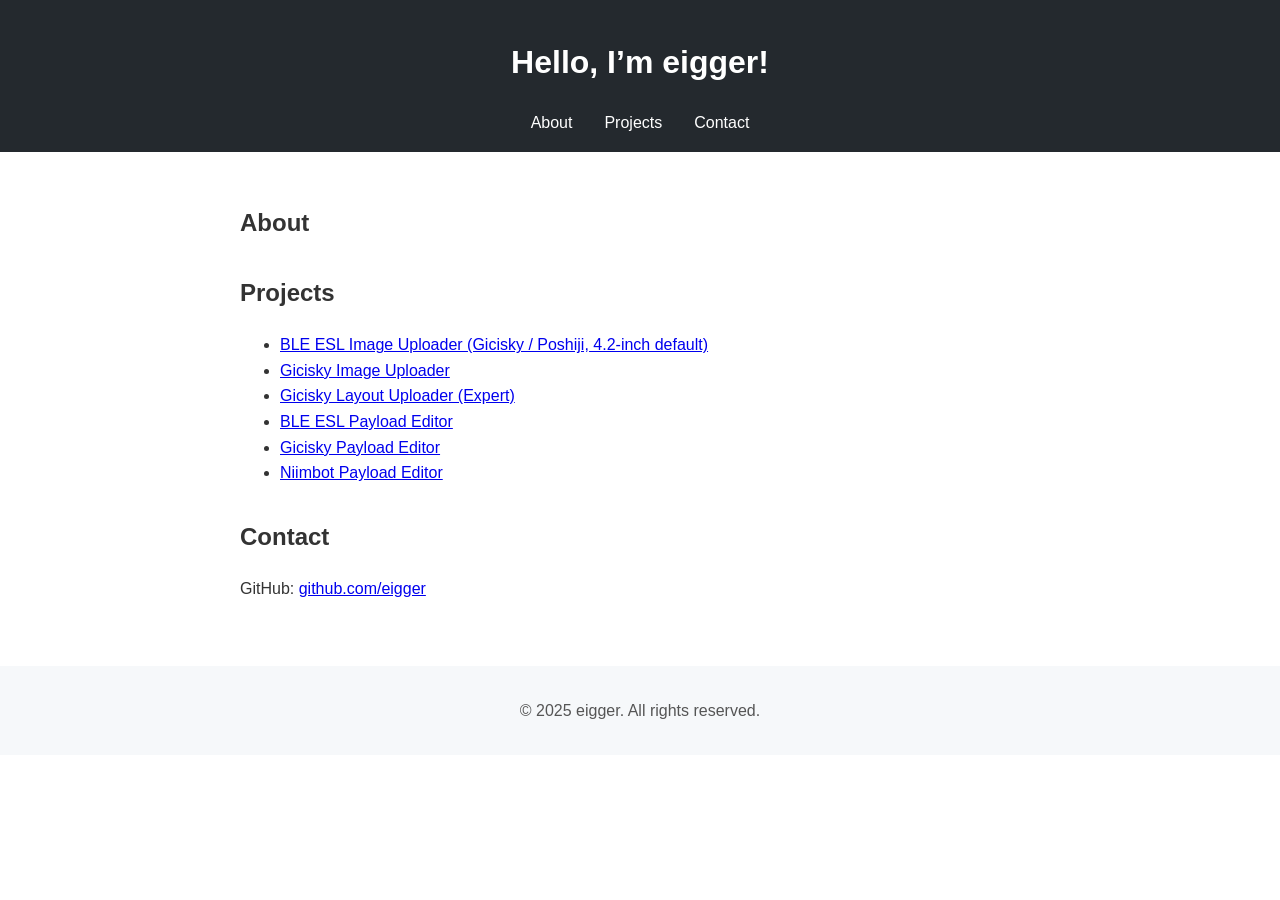
<file: index.html>
<!DOCTYPE html>
<html lang="en">

<head>
  <meta charset="UTF-8" />
  <meta name="viewport" content="width=device-width, initial-scale=1.0" />
  <title>GitHub Page</title>
  <style>
    /* Base styles */
    body {
      margin: 0;
      font-family: Arial, sans-serif;
      line-height: 1.6;
      color: #333;
    }

    header {
      background-color: #24292e;
      color: #fff;
      padding: 1rem;
      text-align: center;
    }

    nav ul {
      list-style: none;
      padding: 0;
      margin: 0.5rem 0 0;
      display: flex;
      justify-content: center;
    }

    nav li {
      margin: 0 1rem;
    }

    nav a {
      color: #fff;
      text-decoration: none;
    }

    main {
      padding: 2rem;
      max-width: 800px;
      margin: 0 auto;
    }

    section {
      margin-bottom: 2rem;
    }

    footer {
      text-align: center;
      padding: 1rem;
      background-color: #f6f8fa;
      color: #555;
    }
  </style>
</head>

<body>

  <header>
    <h1>Hello, I’m eigger!</h1>
    <nav>
      <ul>
        <li><a href="#about">About</a></li>
        <li><a href="#projects">Projects</a></li>
        <li><a href="#contact">Contact</a></li>
      </ul>
    </nav>
  </header>

  <main>
    <section id="about">
      <h2>About</h2>
      <!-- <p>I’m a web developer passionate about open source. This page showcases my portfolio and projects.</p> -->
    </section>

    <section id="projects">
      <h2>Projects</h2>
      <ul>
        <li><a href="BLE_ESL_42_Image_Uploader.html">BLE ESL Image Uploader (Gicisky / Poshiji, 4.2-inch default)</a></li>
        <li><a href="https://eigger.github.io/Gicisky_Image_Uploader.html" target="_blank">Gicisky Image Uploader</a>
        </li>
        <li><a href="https://eigger.github.io/Gicisky_Layout_Uploader.html" target="_blank">Gicisky Layout Uploader (Expert)</a>
        </li>
        <li><a href="https://eigger.github.io/BLE_ESL_Payload_Editor.html" target="_blank">BLE ESL Payload Editor</a>
        </li>
        <li><a href="https://eigger.github.io/Gicisky_Payload_Editor.html" target="_blank">Gicisky Payload Editor</a>
        </li>
        <li><a href="https://eigger.github.io/Niimbot_Payload_Editor.html" target="_blank">Niimbot Payload Editor</a>
        </li>
      </ul>
    </section>

    <section id="contact">
      <h2>Contact</h2>
      <!-- <p>Email: <a href="mailto:example@example.com">example@example.com</a></p> -->
      <p>GitHub: <a href="https://github.com/eigger" target="_blank">github.com/eigger</a></p>
    </section>
  </main>

  <footer>
    <p>&copy; 2025 eigger. All rights reserved.</p>
  </footer>

</body>

</html>
</file>
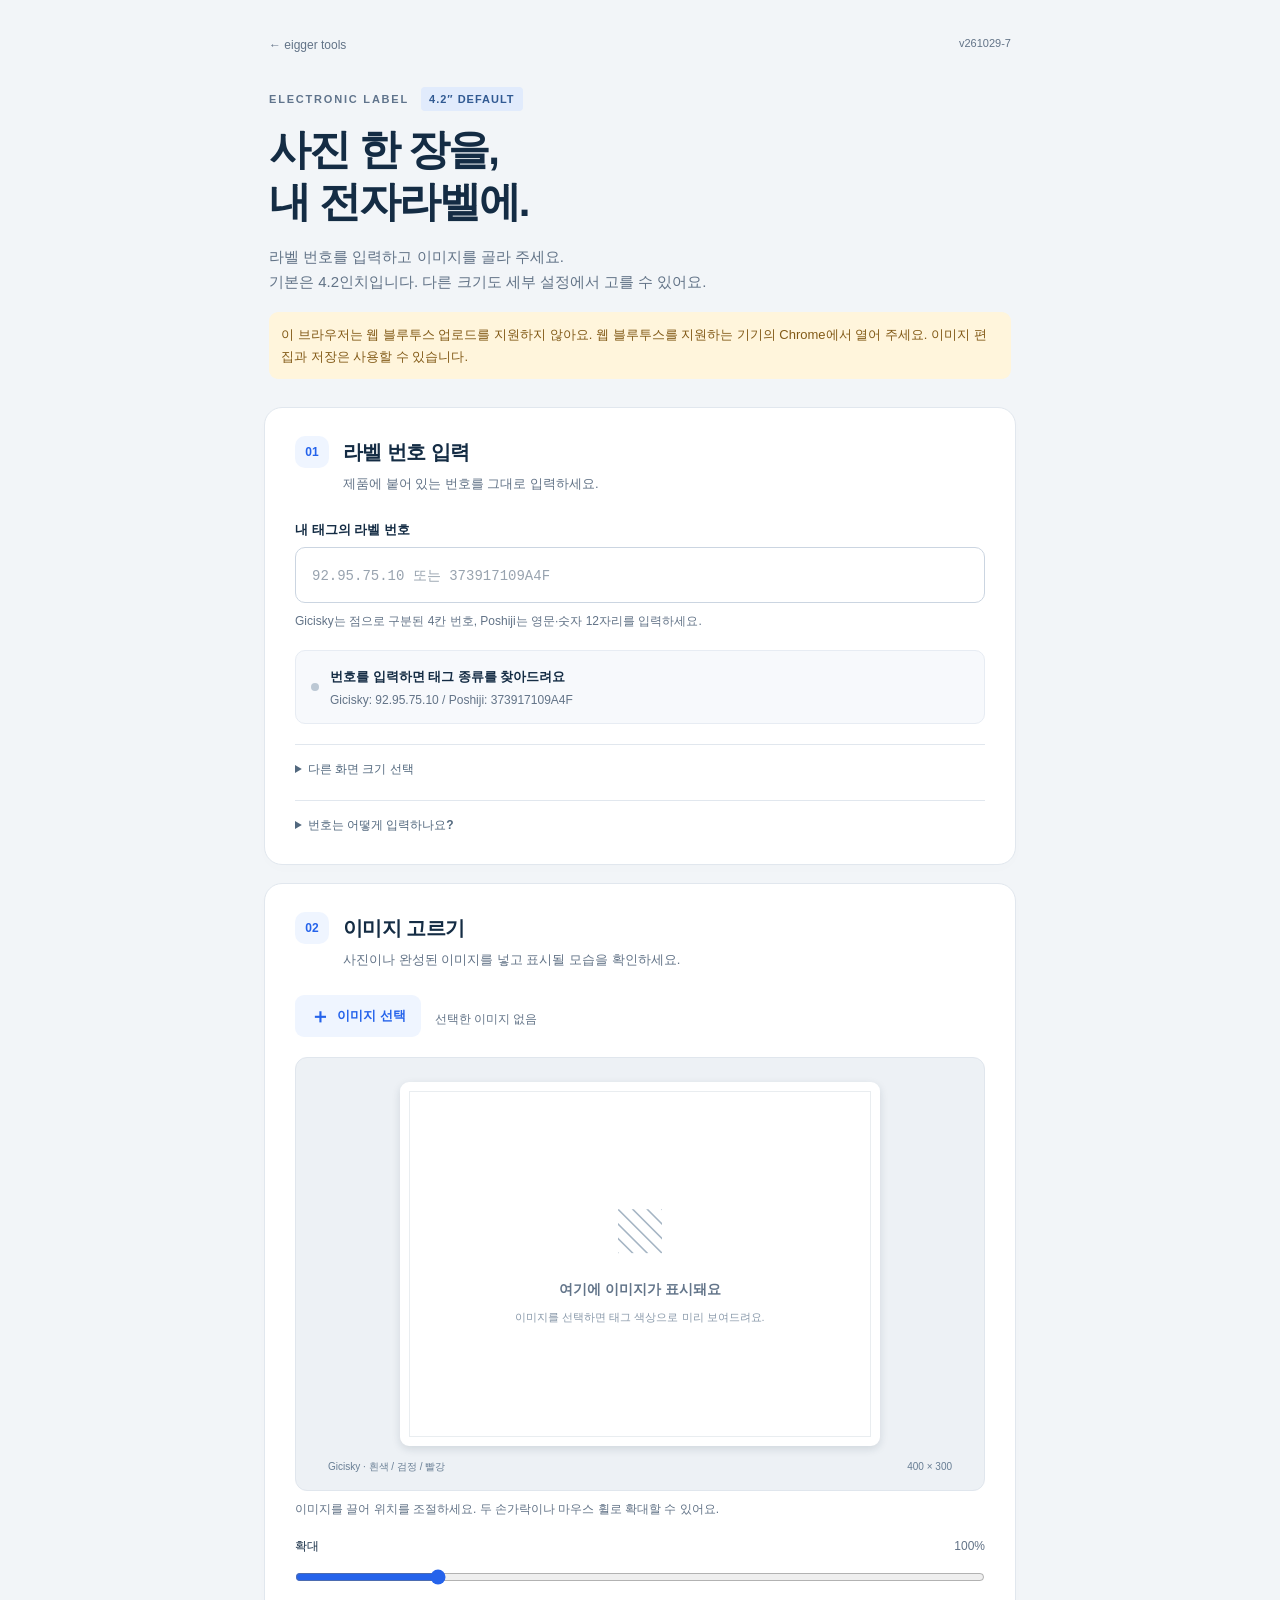
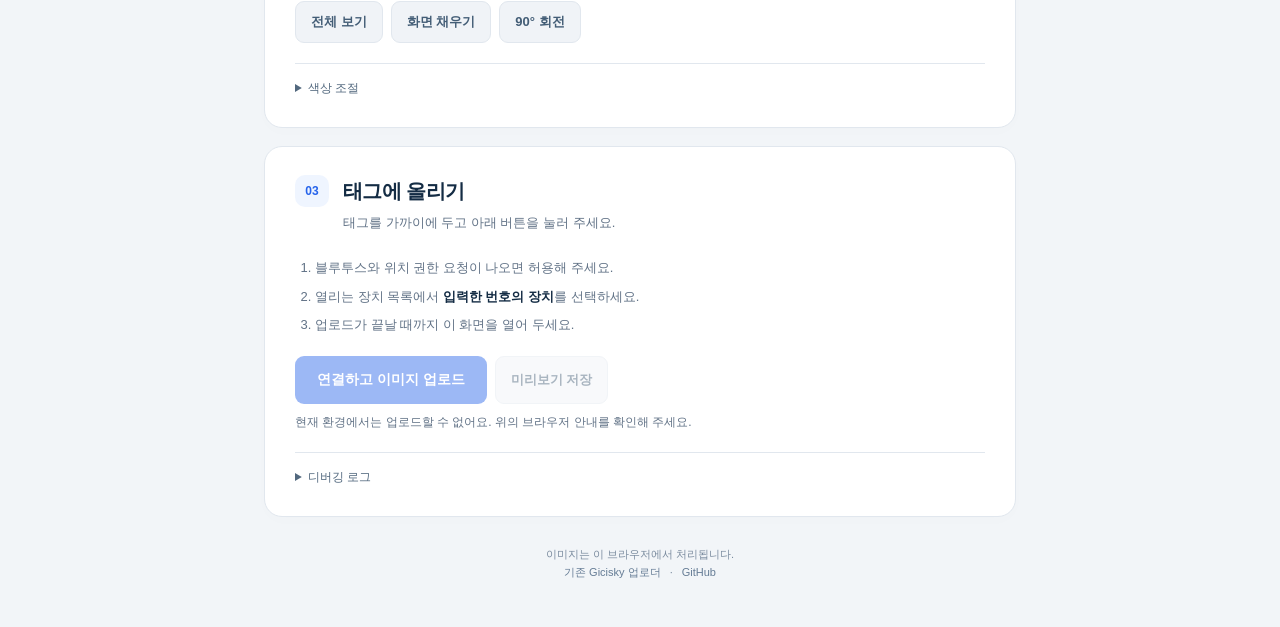
<file: BLE_ESL_42_Image_Uploader.html>
<!DOCTYPE html>
<html lang="ko" data-version="261029-7">
<head>
  <meta charset="utf-8">
  <meta name="viewport" content="width=device-width,initial-scale=1">
  <meta name="description" content="Gicisky와 Poshiji 전자라벨에 이미지를 올리세요. 기본 4.2인치, 다른 크기도 선택할 수 있습니다. 라벨 번호를 입력하면 태그 종류를 자동으로 선택합니다.">
  <title>전자라벨 · 이미지 업로더</title>
  <link rel="stylesheet" href="ble-esl/uploader.css?v=261029-7">
</head>
<body>
<main class="app">
  <header class="page-header">
    <a class="back-link" href="index.html">← eigger tools</a><span class="version-label">v261029-7</span>
    <div class="eyebrow">ELECTRONIC LABEL <span>4.2″ DEFAULT</span></div>
    <h1>사진 한 장을,<br>내 전자라벨에.</h1>
    <p class="intro">라벨 번호를 입력하고 이미지를 골라 주세요.<br>기본은 4.2인치입니다. 다른 크기도 세부 설정에서 고를 수 있어요.</p>
    <p id="supportNotice" class="notice" role="status" hidden></p>
  </header>

  <section class="card" aria-labelledby="labelTitle">
    <div class="section-title"><span class="step">01</span><div><h2 id="labelTitle">라벨 번호 입력</h2><p>제품에 붙어 있는 번호를 그대로 입력하세요.</p></div></div>
    <label for="labelInput" class="field-label">내 태그의 라벨 번호</label>
    <input id="labelInput" class="label-input" type="text" placeholder="92.95.75.10 또는 373917109A4F" autocomplete="off" autocapitalize="characters" spellcheck="false" aria-describedby="labelHelp labelResult">
    <p id="labelHelp" class="hint">Gicisky는 점으로 구분된 4칸 번호, Poshiji는 영문·숫자 12자리를 입력하세요.</p>
    <div id="labelResult" class="tag-result" aria-live="polite"><span class="tag-dot"></span><div><strong id="tagName">번호를 입력하면 태그 종류를 찾아드려요</strong><p id="tagDetails">기본 4.2인치 · 400 × 300 픽셀</p></div></div>
    <details class="help"><summary>다른 화면 크기 선택</summary><label for="modelSelect" class="field-label">내 태그의 화면 크기</label><select id="modelSelect" disabled><option>라벨 번호를 먼저 입력하세요</option></select><p class="hint">번호로 화면 크기를 알 수는 없어요. 제품 사양과 해상도가 같은 항목을 골라 주세요.</p></details>
    <details class="help"><summary>번호는 어떻게 입력하나요?</summary><p><strong>Gicisky</strong> <code>92.95.75.10</code> → <code>NEMR92957510</code> 장치를 찾습니다. 기존 업로더처럼 4칸 번호를 사용합니다.</p><p><strong>Poshiji</strong> <code>373917109A4F</code> → 같은 이름의 장치를 찾습니다. 번호 순서를 바꾸지 말고 입력하세요.</p><p>번호 형식으로 제조사를 구분합니다. 화면 크기는 번호로 알 수 없으니, 위에서 고른 <strong>화면 크기와 제품 사양</strong>이 같은지 확인해 주세요.</p></details>
  </section>

  <section class="card" aria-labelledby="imageTitle">
    <div class="section-title"><span class="step">02</span><div><h2 id="imageTitle">이미지 고르기</h2><p>사진이나 완성된 이미지를 넣고 표시될 모습을 확인하세요.</p></div></div>
    <label class="file-button" for="imageInput"><span aria-hidden="true">＋</span> 이미지 선택<input id="imageInput" type="file" accept="image/*"></label>
    <span id="fileName" class="file-name">선택한 이미지 없음</span>
    <div class="preview-area"><div class="tag-frame"><canvas id="preview" width="400" height="300" aria-label="전자라벨에 표시될 이미지 미리보기"></canvas><div id="emptyPreview" class="empty-preview"><span aria-hidden="true">▧</span><strong>여기에 이미지가 표시돼요</strong><p>이미지를 선택하면 태그 색상으로 미리 보여드려요.</p></div></div><p class="preview-caption"><span id="paletteText">Gicisky · 흰색 / 검정 / 빨강</span><span id="resolutionText">400 × 300</span></p></div>
    <p class="hint">이미지를 끌어 위치를 조절하세요. 두 손가락이나 마우스 휠로 확대할 수 있어요.</p>
    <div class="view-tools"><label class="zoom-label" for="zoom">확대 <output id="zoomValue">100%</output></label><input id="zoom" type="range" min="25" max="400" step="1" value="100"><div class="button-row"><button id="fit" type="button" class="secondary">전체 보기</button><button id="fill" type="button" class="secondary">화면 채우기</button><button id="rotate" type="button" class="secondary">90° 회전</button></div></div>
    <details class="help advanced"><summary>색상 조절</summary><div class="advanced-fields"><label>색상 변환<select id="dither"><option value="off">선명하게 (글자·그림)</option><option value="floyd">부드럽게 (사진)</option></select></label><p class="hint">사진은 ‘부드럽게’를 선택하세요. 아래 조절은 해당 색으로 바뀌는 양을 늘리거나 줄입니다.</p><label>검정 농도 <output id="blackValue">128</output><input id="blackAmount" aria-label="검정 농도" type="range" min="0" max="255" value="128"></label><label>빨강 농도 <output id="redValue">128</output><input id="redAmount" aria-label="빨강 농도" type="range" min="0" max="255" value="128"></label><label id="yellowWrap" hidden>노랑 농도 <output id="yellowValue">128</output><input id="yellowAmount" aria-label="노랑 농도" type="range" min="0" max="255" value="128"></label><button id="resetColors" class="secondary" type="button">색상 기본값으로</button></div></details>
  </section>

  <section class="card upload-card" aria-labelledby="uploadTitle">
    <div class="section-title"><span class="step">03</span><div><h2 id="uploadTitle">태그에 올리기</h2><p>태그를 가까이에 두고 아래 버튼을 눌러 주세요.</p></div></div>
    <ol class="instructions"><li>블루투스와 위치 권한 요청이 나오면 허용해 주세요.</li><li>열리는 장치 목록에서 <strong id="targetName">입력한 번호의 장치</strong>를 선택하세요.</li><li>업로드가 끝날 때까지 이 화면을 열어 두세요.</li></ol>
    <div class="upload-actions"><button id="upload" class="primary" type="button" disabled>연결하고 이미지 업로드</button><button id="cancel" class="secondary" type="button" hidden>중단</button><button id="download" class="secondary" type="button" disabled>미리보기 저장</button></div>
    <p id="readyHint" class="hint">라벨 번호와 이미지를 입력해 주세요.</p>
    <div id="progressWrap" class="progress-wrap" hidden><progress id="progress" max="100" value="0" aria-label="이미지 전송 진행률"></progress><span id="progressLabel">연결 준비 중</span></div>
    <p id="status" class="status" role="status" aria-live="polite"></p>
    <details id="logDetails" class="help"><summary>디버깅 로그</summary><p class="hint">번호·기종·브라우저와 전송 내역을 기록합니다. 이미지 픽셀은 포함하지 않습니다.</p><div class="button-row"><button id="copyLog" class="secondary" type="button">로그 복사</button><button id="saveLog" class="secondary" type="button">로그 파일 저장</button></div><pre id="log"></pre></details>
  </section>
  <footer>이미지는 이 브라우저에서 처리됩니다.<br><a href="Gicisky_Image_Uploader.html">기존 Gicisky 업로더</a><span>·</span><a href="https://github.com/eigger/eigger.github.io">GitHub</a></footer>
</main>
<script src="gicisky/compress2.js"></script>
<script src="ble-esl/models.js"></script>
<script src="ble-esl/image.js"></script>
<script src="ble-esl/wire.js"></script>
<script src="ble-esl/bluetooth.js?v=261029-7"></script>
<script src="ble-esl/core.js?v=261029-7"></script>
<script src="ble-esl/label.js?v=261029-7"></script>
<script src="ble-esl/preview.js?v=261029-7"></script>
<script src="ble-esl/memory.js?v=261029-7"></script>
<script src="ble-esl/environment.js?v=261029-7"></script>
<script src="ble-esl/uploader.js?v=261029-7"></script>
</body>
</html>
</file>
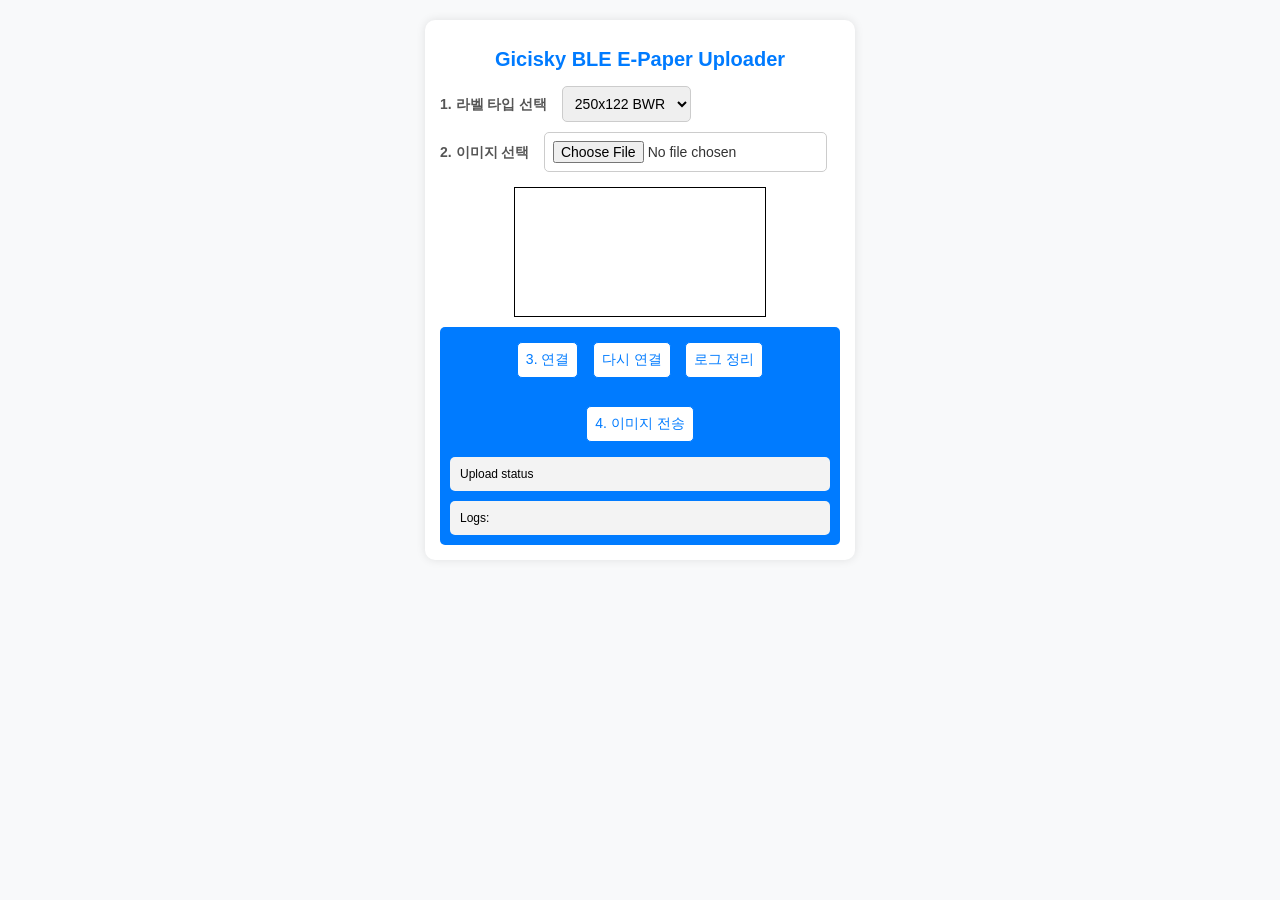
<file: GICISKY_Paper_Image_Upload.html>
<!DOCTYPE html>
<html lang="en">
<!DOCTYPE html>
<html lang="en">

<head>
    <meta charset="UTF-8">
    <meta name="viewport" content="width=device-width, initial-scale=1.0">
    <title>Gicisky BLE E-Paper Uploader</title>
    <link href="https://fonts.googleapis.com/css2?family=Roboto:wght@400;700&display=swap" rel="stylesheet">
    <style>
        body {
            font-family: 'Arial', sans-serif;
            text-align: center;
            margin: 20px;
            background-color: #f8f9fa;
            color: #333;
        }
    
        h1, h2 {
            color: #007bff;
            margin-bottom: 10px;
            font-size: 20px;
        }
    
        label {
            font-weight: bold;
            margin-right: 5px;
            color: #555;
            font-size: 14px;
            width: 150px;
            /* display: inline-block; */
        }
    
        input,
        select,
        button {
            padding: 8px;
            margin: 5px;
            border-radius: 5px;
            border: 1px solid #ccc;
            font-size: 14px;
        }
    
        button {
            background-color: #007bff;
            color: #fff;
            cursor: pointer;
            transition: background-color 0.3s;
            border: none;
        }
    
        button:hover {
            background-color: #0056b3;
        }
    
        .container {
            max-width: 400px;
            margin: 0 auto;
            background: white;
            padding: 15px;
            border-radius: 10px;
            box-shadow: 0px 0px 10px rgba(0, 0, 0, 0.1);
        }
    
        .options {
            display: flex;
            flex-wrap: wrap;
            justify-content: center;
            gap: 10px;
            margin: 10px 0;
        }
        .select-label {
            text-align: left;
        }
        .file-upload {
            text-align: left;
        }
        #myCanvas {
            border: 1px solid black;
            display: block;
            margin: 10px auto;
        }
    
        /* 숨겨진 textarea */
        #pixelData {
            display: none;
        }
    
        #ble-upload {
            margin-top: 5px;
            padding: 10px;
            border-radius: 5px;
            background: #007bff;
            color: #fff;
        }
    
        #ble-upload button {
            background-color: white;
            color: #007bff;
            border: 1px solid #007bff;
        }
    
        #ble-upload button:hover {
            background-color: #ddd;
        }
        #status {
            text-align: left;
            padding: 10px;
            border-radius: 5px;
            background-color: #f3f3f3;
            color: black;
            font-size: 12px;
            margin-top: 10px;
        }
        #log {
            text-align: left;
            padding: 10px;
            border-radius: 5px;
            background-color: #f3f3f3;
            color: black;
            font-size: 12px;
            margin-top: 10px;
        }
    
    </style>
</head>

<body>
    <div class="container">
        <h1>Gicisky BLE E-Paper Uploader</h1>
    
        <!-- 라벨 타입 선택 -->
        <div class="select-label">
            <label for="optionsSelect">1. 라벨 타입 선택</label>
            <select id="optionsSelect" onchange="updateParameters()">
                <option value="410B">250x122 BWR</option>
                <option value="40A0">250x132 TFT</option>
            </select>
        </div>
    
        <!-- Width & Height 설정 -->
        <div style="display: none;">
            <label for="widthInput">Width:</label>
            <input type="text" id="widthInput" value="250" style="width: 50px;">
            <label for="heightInput">Height:</label>
            <input type="text" id="heightInput" value="128" style="width: 50px;">
        </div>
    
        <!-- 체크박스 옵션 -->
        <div class="options" style="display: none;">
            <label><input type="checkbox" id="ditherrin"> Dithering</label>
            <label><input type="checkbox" id="compressionCheckbox"> Compression</label>
            <label><input type="checkbox" id="secondColorCheckbox"> Second Color</label>
            <label><input type="checkbox" id="mirrorCheckbox"> Mirror</label>
        </div>
    
        <!-- 이미지 업로드 -->
        <div class="file-upload">
            <label for="imageUpload">2. 이미지 선택</label>
            <input type="file" id="imageUpload" accept="image/*" onclick="resetImageSelector()" onchange="uploadImage()">
        </div>
    
        <!-- 캔버스 -->
        <canvas id="myCanvas" width="250" height="128"></canvas>
    
        <!-- 숨겨진 textarea -->
        <textarea id="pixelData"></textarea>

        <!-- BLE 업로드 섹션 -->
        <div id="ble-upload">
            <button id="connectbutton" onclick="preConnect();">3. 연결</button>
            <button onclick="reConnect();">다시 연결</button>
            <button onclick="document.getElementById('log').innerHTML = '';">로그 정리</button>
            <br><br>
            <button onclick="sendimg(document.getElementById('pixelData').value);">4. 이미지 전송</button>
            <div id="status">Upload status</div>
            <div id="log">Logs:</div>
        </div>
    </div>
    

    <script>
        function createCanvas() {
            var width = parseInt(document.getElementById('widthInput').value);
            var height = parseInt(document.getElementById('heightInput').value);
            var canvas = document.getElementById('myCanvas');
            canvas.width = width;
            canvas.height = height;
            var ctx = canvas.getContext('2d');
            ctx.fillStyle = 'white';
            ctx.fillRect(0, 0, width, height);
        }

        function addText() {
            var canvas = document.getElementById('myCanvas');
            var ctx = canvas.getContext('2d');
            var text = document.getElementById('textInput').value;
            var fontSize = 72;
            var maxWidth = canvas.width - 20;
            var x = canvas.width / 2;
            var y = canvas.height / 2;
            ctx.textAlign = 'center';
            ctx.textBaseline = 'middle';
            ctx.fillStyle = 'black';

            do {
                fontSize--;
                ctx.font = fontSize + 'px Arial';
            } while (ctx.measureText(text).width > maxWidth && fontSize > 0);

            ctx.fillText(text, x, y);
            var secondColorEnabled = document.getElementById('secondColorCheckbox').checked;
            if (secondColorEnabled) {
                ctx.fillStyle = 'red';
                ctx.fillText(text, x, y + 40);
            }
            getPixelData();
        }

        function buf2hex(buffer) {
            return [...new Uint8Array(buffer)]
                .map(x => x.toString(16).padStart(2, '0'))
                .join('');
        }

        function getPixelData() {
            if (document.getElementById('ditherrin').checked)
                applyDithering();
            var compressionEnabled = document.getElementById('compressionCheckbox').checked;
            var secondColorEnabled = document.getElementById('secondColorCheckbox').checked;
            var mirrorEnabled = document.getElementById('mirrorCheckbox').checked;

            var canvas = document.getElementById('myCanvas');
            var ctx = canvas.getContext('2d');
            var imageData = ctx.getImageData(0, 0, canvas.width, canvas.height);

            if (mirrorEnabled) {
                var tempCanvas = document.createElement('canvas');
                var tempCtx = tempCanvas.getContext('2d');
                tempCanvas.width = canvas.width;
                tempCanvas.height = canvas.height;

                tempCtx.translate(canvas.width, 0);
                tempCtx.scale(-1, 1);
                tempCtx.drawImage(canvas, 0, 0, canvas.width, canvas.height);
                imageData = tempCtx.getImageData(0, 0, canvas.width, canvas.height);
            }

            var pixels = imageData.data;
            var byteData = [];
            var byteDataRed = [];
            var currentByte = 0;
            var currentByteRed = 0;
            var bitPosition = 7;

            for (var x = 0; x < canvas.width; x++) {
                for (var y = 0; y < canvas.height; y++) {
                    var curr = ((y * canvas.width) + x) * 4;
                    var r = pixels[curr];
                    var g = pixels[curr + 1];
                    var b = pixels[curr + 2];
                    var luminance = 0.2126 * r + 0.7152 * g + 0.0722 * b;
                    if (luminance > 128) {
                        currentByte |= (1 << bitPosition);
                    }
                    if (r > 170 && g < 170) {
                        currentByteRed |= (1 << bitPosition);
                    }
                    bitPosition--;
                    if (bitPosition < 0) {
                        byteData.push(currentByte);
                        byteDataRed.push(currentByteRed);
                        currentByte = 0;
                        currentByteRed = 0;
                        bitPosition = 7;
                    }
                }
            }

            if (bitPosition !== 7) {
                byteData.push(currentByte);
                byteDataRed.push(currentByteRed);
            }

            var byteDataCompressed = [];
            var pixelDataTextarea = document.getElementById('pixelData');

            if (compressionEnabled) {
                var currentPosi = 0;
                var byte_per_line = canvas.height / 8;
                byteDataCompressed.push(0x00);
                byteDataCompressed.push(0x00);
                byteDataCompressed.push(0x00);
                byteDataCompressed.push(0x00);
                for (var i = 0; i < canvas.width; i += 1) {
                    byteDataCompressed.push(0x75);
                    byteDataCompressed.push(byte_per_line + 7);
                    byteDataCompressed.push(byte_per_line);
                    byteDataCompressed.push(0x00);
                    byteDataCompressed.push(0x00);
                    byteDataCompressed.push(0x00);
                    byteDataCompressed.push(0x00);
                    for (var b = 0; b < byte_per_line; b++) {
                        byteDataCompressed.push(byteData[currentPosi++]);
                    }
                }
                if (secondColorEnabled) {
                    for (var i = 0; i < canvas.width; i += 1) {
                        byteDataCompressed.push(0x75);
                        byteDataCompressed.push(byte_per_line + 7);
                        byteDataCompressed.push(byte_per_line);
                        byteDataCompressed.push(0x00);
                        byteDataCompressed.push(0x00);
                        byteDataCompressed.push(0x00);
                        byteDataCompressed.push(0x00);
                        for (var b = 0; b < byte_per_line; b++) {
                            byteDataCompressed.push(byteData[currentPosi++]);
                        }
                    }
                }
                byteDataCompressed[0] = byteDataCompressed.length & 0xff;
                byteDataCompressed[1] = (byteDataCompressed.length >> 8) & 0xff;
                byteDataCompressed[2] = (byteDataCompressed.length >> 16) & 0xff;
                byteDataCompressed[3] = (byteDataCompressed.length >> 24) & 0xff;
            } else {
                for (var b = 0; b < byteData.length; b++) {
                    byteDataCompressed.push(byteData[b]);
                }
                if (secondColorEnabled) {
                    byteDataCompressed = [...byteDataCompressed, ...byteDataRed];
                }
            }
            pixelDataTextarea.value = buf2hex(byteDataCompressed);

        }

        function doAll() {
            //updateParameters();
            createCanvas();
            //addText();
            getPixelData();
        }

        function updateParameters() {
            var select = document.getElementById("optionsSelect");
            var selectedValue = select.options[select.selectedIndex].value;
            // document.getElementById("rawTypeInput").value = selectedValue;
            decodeTypes(Number("0x" + selectedValue));
        }

        function decodeRaw() {
            var rawTypeIn = document.getElementById("rawTypeInput").value;
            decodeTypes(Number("0x" + rawTypeIn));
        }

        function decodeTypes(rawType) {
            var screenResolution = (rawType >> 5) & 63;
            var dispPtype = (rawType >> 3) & 3;
            var availColors = ((rawType >> 1) & 3) + ((rawType >> 10) & 12);
            var singleDoubleMirror = rawType & 1;
            var canDoCompression = (rawType & 0x4000) ? 0 : 1;

            console.log("Display Resolution: " + screenResolution);
            console.log("Display Type: " + dispPtype);
            console.log("Display Colors: " + availColors);
            console.log("Display Mirror: " + singleDoubleMirror);
            console.log("Display Compression: " + canDoCompression);

            document.getElementById('ditherrin').checked = false;
            if (canDoCompression)
                document.getElementById('compressionCheckbox').checked = true;
            else
                document.getElementById('compressionCheckbox').checked = false;


            switch (screenResolution) {
                case 0:
                widthInput
                    document.getElementById('heightInput').value = "104";
                    document.getElementById('widthInput').value = "212";
                    break;
                case 1:
                    document.getElementById('heightInput').value = "128";
                    document.getElementById('widthInput').value = "296";
                    break;
                case 2:
                    document.getElementById('heightInput').value = "400";
                    document.getElementById('widthInput').value = "300";
                    break;
                case 3:
                    document.getElementById('heightInput').value = "384";
                    document.getElementById('widthInput').value = "640";
                    break;
                case 4:
                    document.getElementById('heightInput').value = "640";
                    document.getElementById('widthInput').value = "960";
                    break;
                case 5:
                    document.getElementById('heightInput').value = "132";
                    document.getElementById('widthInput').value = "250";
                    break;
                case 6:
                    document.getElementById('heightInput').value = "96";
                    document.getElementById('widthInput').value = "196";
                    break;
                case 7:
                    document.getElementById('heightInput').value = "480";
                    document.getElementById('widthInput').value = "640";
                    break;
                case 8:
                    document.getElementById('heightInput').value = "128";
                    document.getElementById('widthInput').value = "250";
                    break;
                case 9:
                    document.getElementById('heightInput').value = "800";
                    document.getElementById('widthInput').value = "480";
                    break;
                case 10:
                    document.getElementById('heightInput').value = "480";
                    document.getElementById('widthInput').value = "280";
                    break;
            }

            switch (dispPtype) {
                case 0:// TFT
                    document.getElementById('mirrorCheckbox').checked = false;
                    break;
                case 1:// EPA
                    document.getElementById('mirrorCheckbox').checked = false;
                    break;
                case 2:// EPA1
                    document.getElementById('mirrorCheckbox').checked = false;
                    break;
                case 3:// EPA2
                    document.getElementById('mirrorCheckbox').checked = false;
                    break;
            }
            switch (availColors) {
                case 0:// BW
                    document.getElementById('secondColorCheckbox').checked = false;
                    break;
                case 1:// BWR
                    document.getElementById('secondColorCheckbox').checked = true;
                    break;
                case 2:// BWY
                    document.getElementById('secondColorCheckbox').checked = true;
                    break;
                case 3:// BWRY
                    document.getElementById('secondColorCheckbox').checked = true;
                    break;
                case 4:// BWRGBYO
                    document.getElementById('secondColorCheckbox').checked = true;
                    break;
            }
            switch (singleDoubleMirror) {
                case 0:// Single image
                    break;
                case 1:// 2 Images
                    break;
            }

            doAll();
        }

        function resetImageSelector() {
            document.getElementById("imageUpload").value = '';
        };
    </script>
    <script>
        let bleDevice;
        let gattServer;
        let Theservice;
        let writeCharacteristic;
        let writeCharacteristicImg;
        let reconnectTrys = 0;

        let imgArray = "";
        let imgArrayLen = 0;
        let uploadPart = 0;

        function resetVariables() {
            gattServer = null;
            Theservice = null;
            writeCharacteristic = null;
            writeCharacteristicImg = null;
            document.getElementById("log").value = '';
            imgArray = "";
            imgArrayLen = 0;
            uploadPart = 0;
        }

        function handleError(error) {
            console.log(error);
            resetVariables();
            if (bleDevice == null)
                return;
            if (reconnectTrys <= 5) {
                reconnectTrys++;
                connect();
            }
            else {
                addLog("Was not able to connect, aborting");
                reconnectTrys = 0;
            }
        }

        function delayPromise(delay) {
            return new Promise(resolve => {
                setTimeout(resolve, delay);
            });
        }

        async function sendCommandImg(cmd) {
            if (writeCharacteristicImg) {
                await writeCharacteristicImg.writeValue(cmd)
                    .catch(() => {
                        addLog("DOMException: GATT operation already in progress.")
                        return Promise.resolve()
                            .then(() => this.delayPromise(500))
                            .then(() => { writeCharacteristicImg.writeValue(cmd); });
                    });
            }
        }

        async function sendCommand(cmd) {
            if (writeCharacteristic) {
                await writeCharacteristic.writeValue(cmd)
                    .catch(() => {
                        addLog("DOMException: GATT operation already in progress.")
                        return Promise.resolve()
                            .then(() => this.delayPromise(500))
                            .then(() => { writeCharacteristic.writeValue(cmd); });
                    });
            }
        }

        async function sendcmd(cmdTXT) {
            let cmd = hexToBytes(cmdTXT);
            addLog('Send CMD: ' + cmdTXT);
            await sendCommand(cmd);
        }

        function sendimg(cmdIMG) {
            imgArray = cmdIMG.replace(/(?:\r\n|\r|\n|,|0x| )/g, '');
            imgArrayLen = imgArray.length;
            uploadPart = 0;
            console.log('Sending image ' + imgArrayLen / 2);
            sendcmd("01");
        }

        function img_state_handle(data) {
            switch (data.substring(0, 2)) {
                case "01":
                    if (data == "01f400")
                        sendcmd("02" + intToHex(imgArrayLen / 2) + "000000");
                    else
                        addLog("Please reconnect to send a new Image");
                    break;

                case "02":
                    addLog("Sending now stage 3");
                    sendcmd("03");
                    break;

                case "05":
                    if (data.substring(2, 4) == "08") {
                        addLog("Image upload done, refreshing and reconecting now");
                        if (gattServer != null && gattServer.connected) {
                            if (bleDevice != null && bleDevice.gatt.connected)
                                bleDevice.gatt.disconnect();
                        }
                        setTimeout(function () { reConnect(); }, 5000);
                    }
                    else if (data.substring(2, 4) != "00") {
                        addLog("Something wrong in the upload flow, aborting!!!");
                    }
                    else {
                        sendIMGpart(data.substring(4, 12));
                    }
                    break;
            }
        }

        var oldPart = "";
        function sendIMGpart(partAcked) {
            if (imgArray.length > 0) {
                let currentpart = oldPart;
                console.log("PartACK: " + partAcked + " PartUpload: " + intToHex(uploadPart));
                if (partAcked == intToHex(uploadPart)) {
                    currentpart = intToHex(uploadPart) + imgArray.substring(0, 480);
                    oldPart = currentpart;
                    imgArray = imgArray.substring(480);
                    setStatus('Current part: ' + uploadPart);
                    uploadPart++;
                } else {
                    addLog("Resending last part because of error");
                }
                console.log('Curr Part: ' + currentpart);
                sendCommandImg(hexToBytes(currentpart));
            }
            else {
                addLog("Img upload done");
            }
        }

        function disconnect() {
            resetVariables();
            addLog('Disconnected.');
            document.getElementById("connectbutton").innerHTML = '3. 연결';
        }

        function handleNotify(data) {
            addLog("Got bytes: " + bytesToHex(data.buffer));
            setTimeout(function () { img_state_handle(bytesToHex(data.buffer)); }, 50);
        }

        function preConnect() {
            if (gattServer != null && gattServer.connected) {
                if (bleDevice != null && bleDevice.gatt.connected)
                    bleDevice.gatt.disconnect();
            }
            else {
                connectTrys = 0;
                navigator.bluetooth.requestDevice({ 
                        filters: [{ namePrefix: "NEMR" }, { namePrefix: "PICK" }], 
                        optionalServices: [0xFEF0]
                    }).then(device => {
                    device.addEventListener('gattserverdisconnected', disconnect);
                    bleDevice = device;
                    connect();
                }).catch(handleError);
            }
        }

        function reConnect() {
            connectTrys = 0;
            if (bleDevice != null && bleDevice.gatt.connected)
                bleDevice.gatt.disconnect();
            resetVariables();
            addLog("Reconnect");
            setTimeout(function () { connect(); }, 300);
        }

        function connect() {
            if (writeCharacteristic == null) {
                addLog("Connecting to: " + bleDevice.name);
                bleDevice.gatt.connect().then(server => {
                    console.log('> Found GATT server');
                    gattServer = server;
                    return gattServer.getPrimaryService(0xFEF0);
                }).then(service => {
                    console.log('> Found service');
                    Theservice = service;
                    return Theservice.getCharacteristic(0xFEF2);
                }).then(characteristic => {
                    addLog('> Found write characteristicImg');
                    writeCharacteristicImg = characteristic;
                    return Theservice.getCharacteristic(0xFEF1);
                }).then(characteristic => {
                    addLog('> Found write characteristic');
                    document.getElementById("connectbutton").innerHTML = '연결 해제';
                    writeCharacteristic = characteristic;
                    return writeCharacteristic.startNotifications().then(() => {
                        writeCharacteristic.addEventListener('characteristicvaluechanged', event => {
                            var value = event.target.value;
                            handleNotify(value);
                        });
                    });
                }).catch(handleError);
            }
        }

        function setStatus(statusText) {
            document.getElementById("status").innerHTML = statusText;
        }

        function addLog(logTXT) {
            var today = new Date();
            var time = ("0" + today.getHours()).slice(-2) + ":" + ("0" + today.getMinutes()).slice(-2) + ":" + ("0" + today.getSeconds()).slice(-2) + " : ";
            document.getElementById("log").innerHTML += time + logTXT + '<br>';
            console.log(time + logTXT);
            while ((document.getElementById("log").innerHTML.match(/<br>/g) || []).length > 10) {
                var logs_br_position = document.getElementById("log").innerHTML.search("<br>");
                document.getElementById("log").innerHTML = document.getElementById("log").innerHTML.substring(logs_br_position + 4);
            }
        }

        function hexToBytes(hex) {
            for (var bytes = [], c = 0; c < hex.length; c += 2)
                bytes.push(parseInt(hex.substr(c, 2), 16));
            return new Uint8Array(bytes);
        }

        function bytesToHex(data) {
            return new Uint8Array(data).reduce(
                function (memo, i) {
                    return memo + ("0" + i.toString(16)).slice(-2);
                }, "");
        }

        function intToHex(intIn) {
            var stringOut = "";
            stringOut = ("00000000" + intIn.toString(16)).substr(-8)
            return stringOut.substring(6, 8) + stringOut.substring(4, 6) + stringOut.substring(2, 4) + stringOut.substring(0, 2);
        }

        function findNearestColor(r, g, b) {
            if (r > 128 && g < 128 && b < 128) {
                return [255, 0, 0];
            }
            const luminance = 0.2126 * r + 0.7152 * g + 0.0722 * b;
            if (luminance < 85) {
                return [0, 0, 0];
            }
            return [255, 255, 255];
        }

        const canvas = document.getElementById('myCanvas');
        const ctx = canvas.getContext('2d');
        function applyDithering() {
            const imageData = ctx.getImageData(0, 0, canvas.width, canvas.height);
            const data = imageData.data;

            function clamp(value) {
                return Math.max(0, Math.min(255, value));
            }

            for (let i = 0; i < data.length; i += 4) {
                const oldR = data[i];
                const oldG = data[i + 1];
                const oldB = data[i + 2];
                const [newR, newG, newB] = findNearestColor(oldR, oldG, oldB);
                data[i] = newR;
                data[i + 1] = newG;
                data[i + 2] = newB;

                const errR = oldR - newR;
                const errG = oldG - newG;
                const errB = oldB - newB;

                function distributeError(index, factor) {
                    if (index < 0 || index >= data.length) return;
                    data[index] = clamp(data[index] + errR * factor);
                    data[index + 1] = clamp(data[index + 1] + errG * factor);
                    data[index + 2] = clamp(data[index + 2] + errB * factor);
                }

                if (i + 4 < data.length) {
                    distributeError(i + 4, 7 / 16);
                }
                let nextLine = i + 4 * canvas.width;
                if (nextLine < data.length) {
                    distributeError(nextLine - 4, 3 / 16);
                    distributeError(nextLine, 5 / 16);
                    if (nextLine + 4 < data.length) {
                        distributeError(nextLine + 4, 1 / 16);
                    }
                }
            }

            ctx.putImageData(imageData, 0, 0);
        }

        window.onload = function () {
            updateParameters();
            doAll();
        }
        function uploadImage() {
            const fileInput = document.getElementById('imageUpload');
            const canvas = document.getElementById('myCanvas');
            const ctx = canvas.getContext('2d');
            if (fileInput.files && fileInput.files[0]) {
                const reader = new FileReader();
                reader.onload = function (e) {
                    const img = new Image();
                    img.onload = function () {
                        const canvasWidth = canvas.width;
                        const canvasHeight = canvas.height;
                        const imgWidth = img.width;
                        const imgHeight = img.height;
                        const scale = Math.max(canvasWidth / imgWidth, canvasHeight / imgHeight);
                        const newWidth = imgWidth * scale;
                        const newHeight = imgHeight * scale;
                        const offsetX = (canvasWidth - newWidth) / 2;
                        const offsetY = (canvasHeight - newHeight) / 2;
                        ctx.clearRect(0, 0, canvasWidth, canvasHeight);
                        ctx.fillStyle = 'white';
                        ctx.fillRect(0, 0, canvasWidth, canvasHeight);
                        ctx.drawImage(img, offsetX, offsetY, newWidth, newHeight);
                        getPixelData();
                    };
                    img.src = e.target.result;
                };
                reader.readAsDataURL(fileInput.files[0]);
            }
        }
    </script>
</body>

</html>
</file>
<file: ble-esl/uploader.css>
:root{color-scheme:light;--ink:#142c44;--muted:#627387;--blue:#2563eb;--line:#e1e7ee;--soft:#eff5ff}*{box-sizing:border-box}body{margin:0;background:#f2f5f8;color:var(--ink);font-family:-apple-system,BlinkMacSystemFont,"Segoe UI","Noto Sans KR",sans-serif;font-size:15px;line-height:1.65}.app{max-width:800px;margin:auto;padding:32px 24px 45px}.page-header{padding:0 5px 28px}.back-link{font-size:12px;color:var(--muted);text-decoration:none}.eyebrow{margin:30px 0 13px;display:flex;gap:12px;align-items:center;font-size:11px;letter-spacing:1.8px;font-weight:700;color:#60748c}.eyebrow span{background:#e1ebfc;color:#315a92;padding:3px 8px;border-radius:4px;letter-spacing:1px}h1{font-size:42px;letter-spacing:-2px;line-height:1.25;margin:0 0 16px;font-weight:750}.intro{color:var(--muted);margin:0;font-size:15px}.card{background:white;border:1px solid var(--line);border-radius:18px;padding:28px 30px;margin-bottom:18px;box-shadow:0 4px 15px #21375003}.section-title{display:flex;gap:14px;align-items:flex-start;margin-bottom:24px}.step{font-size:12px;font-weight:750;line-height:32px;text-align:center;min-width:34px;border-radius:10px;background:var(--soft);color:var(--blue)}h2{font-size:20px;letter-spacing:-.6px;margin:0}.section-title p{color:var(--muted);margin:4px 0 0;font-size:13px}.field-label{display:block;font-size:13px;font-weight:650;margin-bottom:7px}.label-input{display:block;width:100%;padding:16px;border:1px solid #cbd5e1;border-radius:10px;background:#fff;font:500 19px ui-monospace,SFMono-Regular,monospace;letter-spacing:.6px;color:var(--ink);text-transform:uppercase}.label-input::placeholder{text-transform:none;color:#98a3af;font-size:14px;letter-spacing:0}input:focus-visible,select:focus-visible,button:focus-visible,summary:focus-visible,.file-button:focus-within{outline:3px solid #9ac0ff;outline-offset:3px}.hint{font-size:12px;color:var(--muted);margin:9px 0 0}.tag-result{display:flex;gap:11px;align-items:center;background:#f7f9fc;border:1px solid #e7ecf3;border-radius:10px;padding:13px 15px;margin-top:18px}.tag-result strong{font-size:13px}.tag-result p{font-size:12px;color:var(--muted);margin:2px 0 0}.tag-dot{width:8px;height:8px;border-radius:50%;background:#bcc8d4;flex-shrink:0}.tag-result.valid{background:#eff8f6;border-color:#cde9df}.valid .tag-dot{background:#278b6d}.help{margin-top:20px;font-size:12px;color:var(--muted);border-top:1px solid var(--line);padding-top:15px}.help summary{cursor:pointer;font-weight:550;color:#52687e}.help p{margin:10px 0 0}code{font:12px ui-monospace,monospace;background:#edf1f5;padding:2px 4px;border-radius:3px}.file-button,button{display:inline-flex;align-items:center;justify-content:center;gap:7px;border-radius:9px;font-size:13px;font-weight:600;cursor:pointer;min-height:42px;padding:9px 15px;transition:background .15s}.file-button{background:var(--soft);color:var(--blue);font-size:13px;font-weight:650;position:relative;overflow:hidden}.file-button span{font-size:20px;line-height:1}.file-button input{position:absolute;inset:0;width:100%;height:100%;opacity:0;cursor:pointer}.file-name{font-size:12px;color:var(--muted);margin-left:10px;overflow-wrap:anywhere}.preview-area{background:#edf1f5;border:1px solid #e0e6ed;border-radius:12px;margin-top:20px;padding:24px 32px 14px}.tag-frame{position:relative;background:#fff;border:9px solid #fff;border-radius:9px;max-width:480px;margin:auto;box-shadow:0 3px 8px #162b4522}canvas{display:block;width:100%;height:auto;aspect-ratio:4/3;touch-action:none;background:white;cursor:grab;border:1px solid #e9edf0}canvas.dragging{cursor:grabbing}.empty-preview{position:absolute;inset:0;display:flex;align-items:center;justify-content:center;flex-direction:column;pointer-events:none;text-align:center;padding:12px}.empty-preview>span{font-size:44px;color:#a4b4c3;margin-bottom:10px}.empty-preview strong{font-size:14px;color:#63758a}.empty-preview p{font-size:11px;color:#8999aa;margin:6px 0}.preview-caption{display:flex;justify-content:space-between;margin:13px 0 0;font-size:10px;color:#687e94;gap:10px}.view-tools{margin-top:18px}.zoom-label{font-size:12px;display:flex;justify-content:space-between}.zoom-label output{font-variant-numeric:tabular-nums;color:var(--muted)}input[type=range]{display:block;width:100%;accent-color:var(--blue);margin:10px 0 14px;min-height:20px}.button-row,.upload-actions{display:flex;gap:8px;flex-wrap:wrap}button{font-family:inherit;border:0}.secondary{background:#f0f3f7;color:#435d76;border:1px solid #e1e7ee}.secondary:hover{background:#e5ebf2}.primary{color:#fff;background:var(--blue);padding:13px 22px;min-height:48px;font-size:14px}.primary:hover{background:#1d4ed8}button:disabled{opacity:.45;cursor:not-allowed}.advanced-fields{display:grid;gap:14px;margin-top:16px}.advanced-fields label{font-size:12px}.advanced-fields select{display:block;width:100%;margin-top:5px;padding:9px;border:1px solid #d6dfe9;background:white;color:var(--ink);border-radius:7px;font:inherit}.instructions{padding-left:20px;margin:0 0 20px;color:var(--muted);font-size:13px}.instructions li{margin:7px 0}.instructions strong{color:var(--ink);overflow-wrap:anywhere}.status{margin:15px 0 0;font-size:13px;white-space:pre-line}.status:empty{display:none}.status.error{color:#b13838}.status.success{color:#15724e}.notice{font-size:13px;background:#fff5dc;padding:12px;border-radius:9px;color:#825a17;margin:18px 0 0}.progress-wrap{margin-top:20px}.progress-wrap progress{width:100%;height:9px;display:block;accent-color:var(--blue)}.progress-wrap span{display:block;font-size:12px;color:var(--muted);margin-top:8px}pre{font:11px/1.7 ui-monospace,monospace;white-space:pre-wrap;overflow-wrap:anywhere;max-height:180px;overflow:auto}footer{text-align:center;font-size:11px;color:#7a8b9e;padding-top:10px}footer a{color:#657c95;text-decoration:none}footer span{margin:0 9px}[hidden]{display:none!important}@media(max-width:540px){.app{padding:22px 14px 32px}.page-header{padding:0 7px 25px}h1{font-size:34px}.eyebrow{margin-top:22px}.card{padding:22px 19px;border-radius:14px}.section-title{gap:11px;margin-bottom:20px}h2{font-size:18px}.preview-area{padding:18px 12px 12px}.file-name{display:block;margin:8px 0 0}.upload-actions .primary{width:100%}.tag-frame{border-width:7px}.label-input{font-size:17px;padding:14px}.label-input::placeholder{font-size:12px}.intro{font-size:14px}.empty-preview p{font-size:10px}}

#modelSelect{display:block;width:100%;padding:10px;border:1px solid #d6dfe9;border-radius:7px;color:var(--ink);background:white;font:inherit}.help .field-label{margin-top:14px}.advanced-fields output{float:right;font-variant-numeric:tabular-nums;color:var(--muted)}

.version-label{float:right;font-size:11px;font-variant-numeric:tabular-nums;color:var(--muted);padding-top:2px}
</file>
